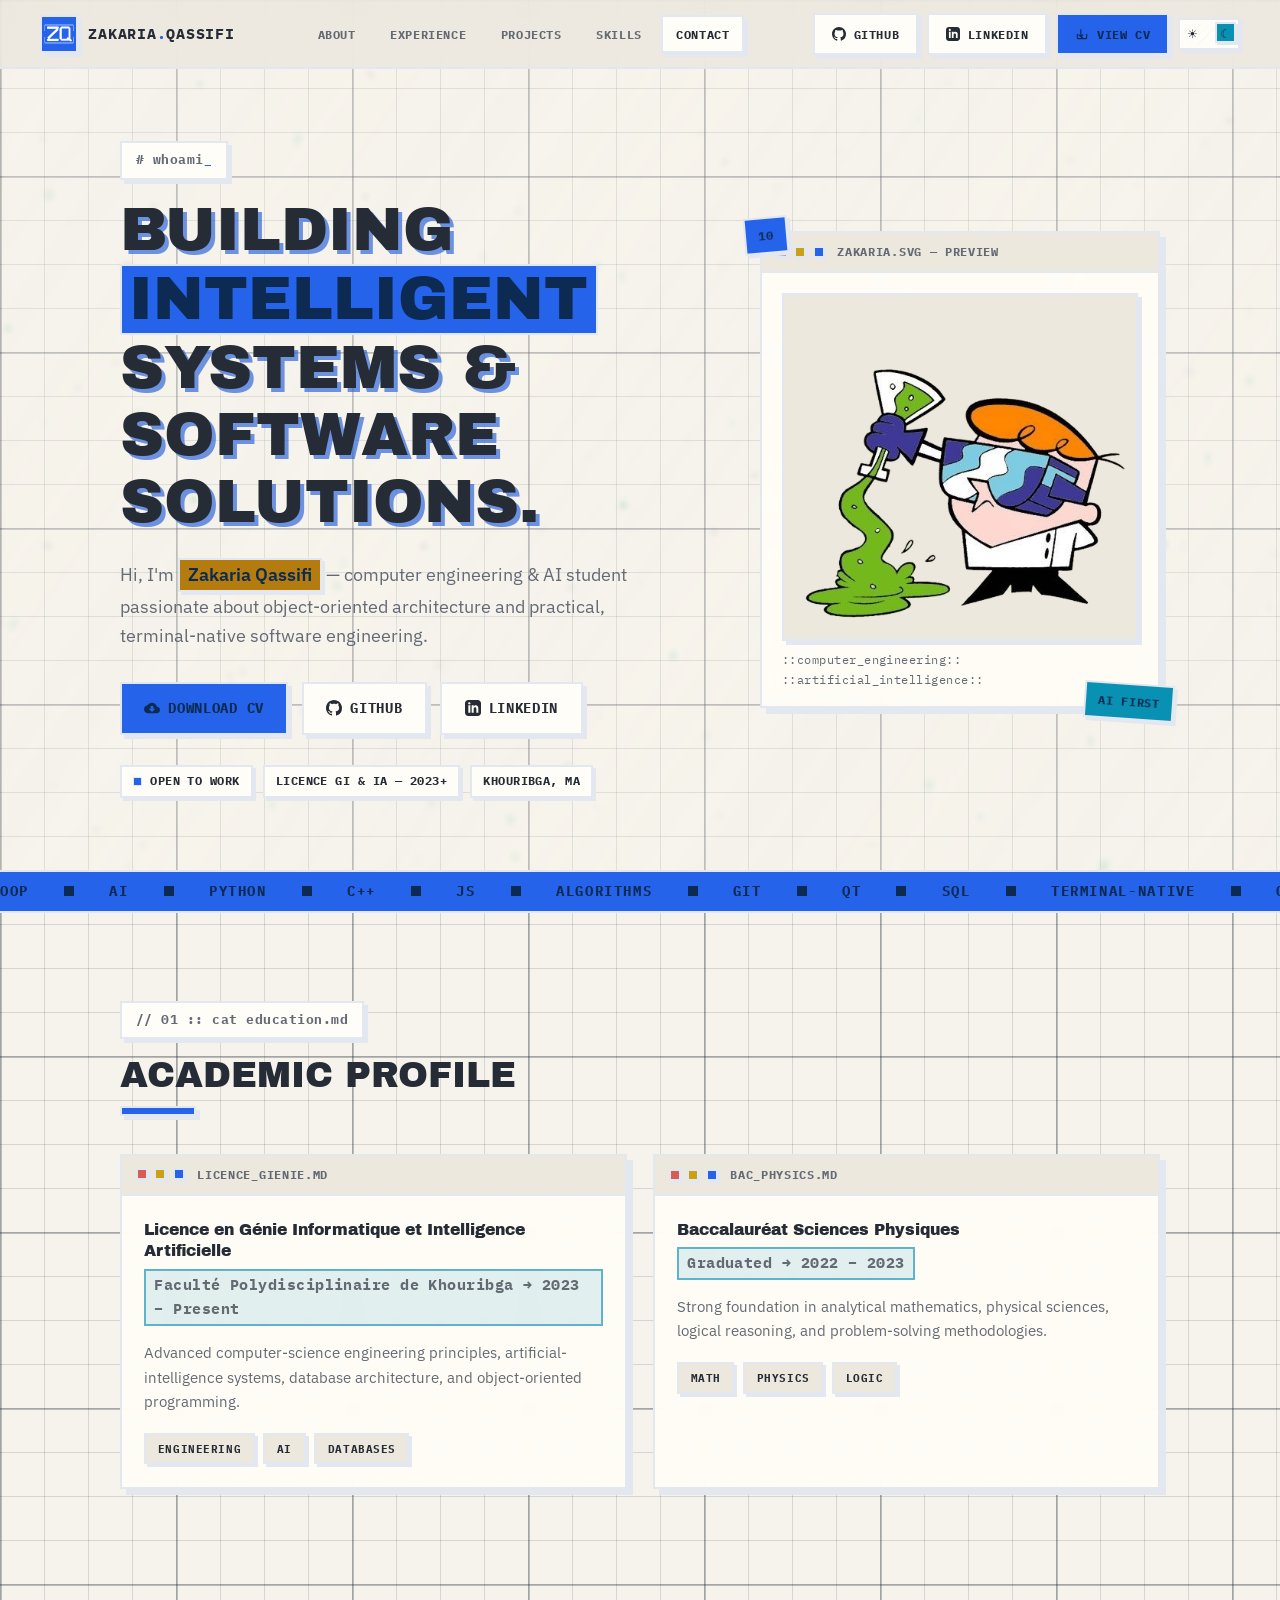
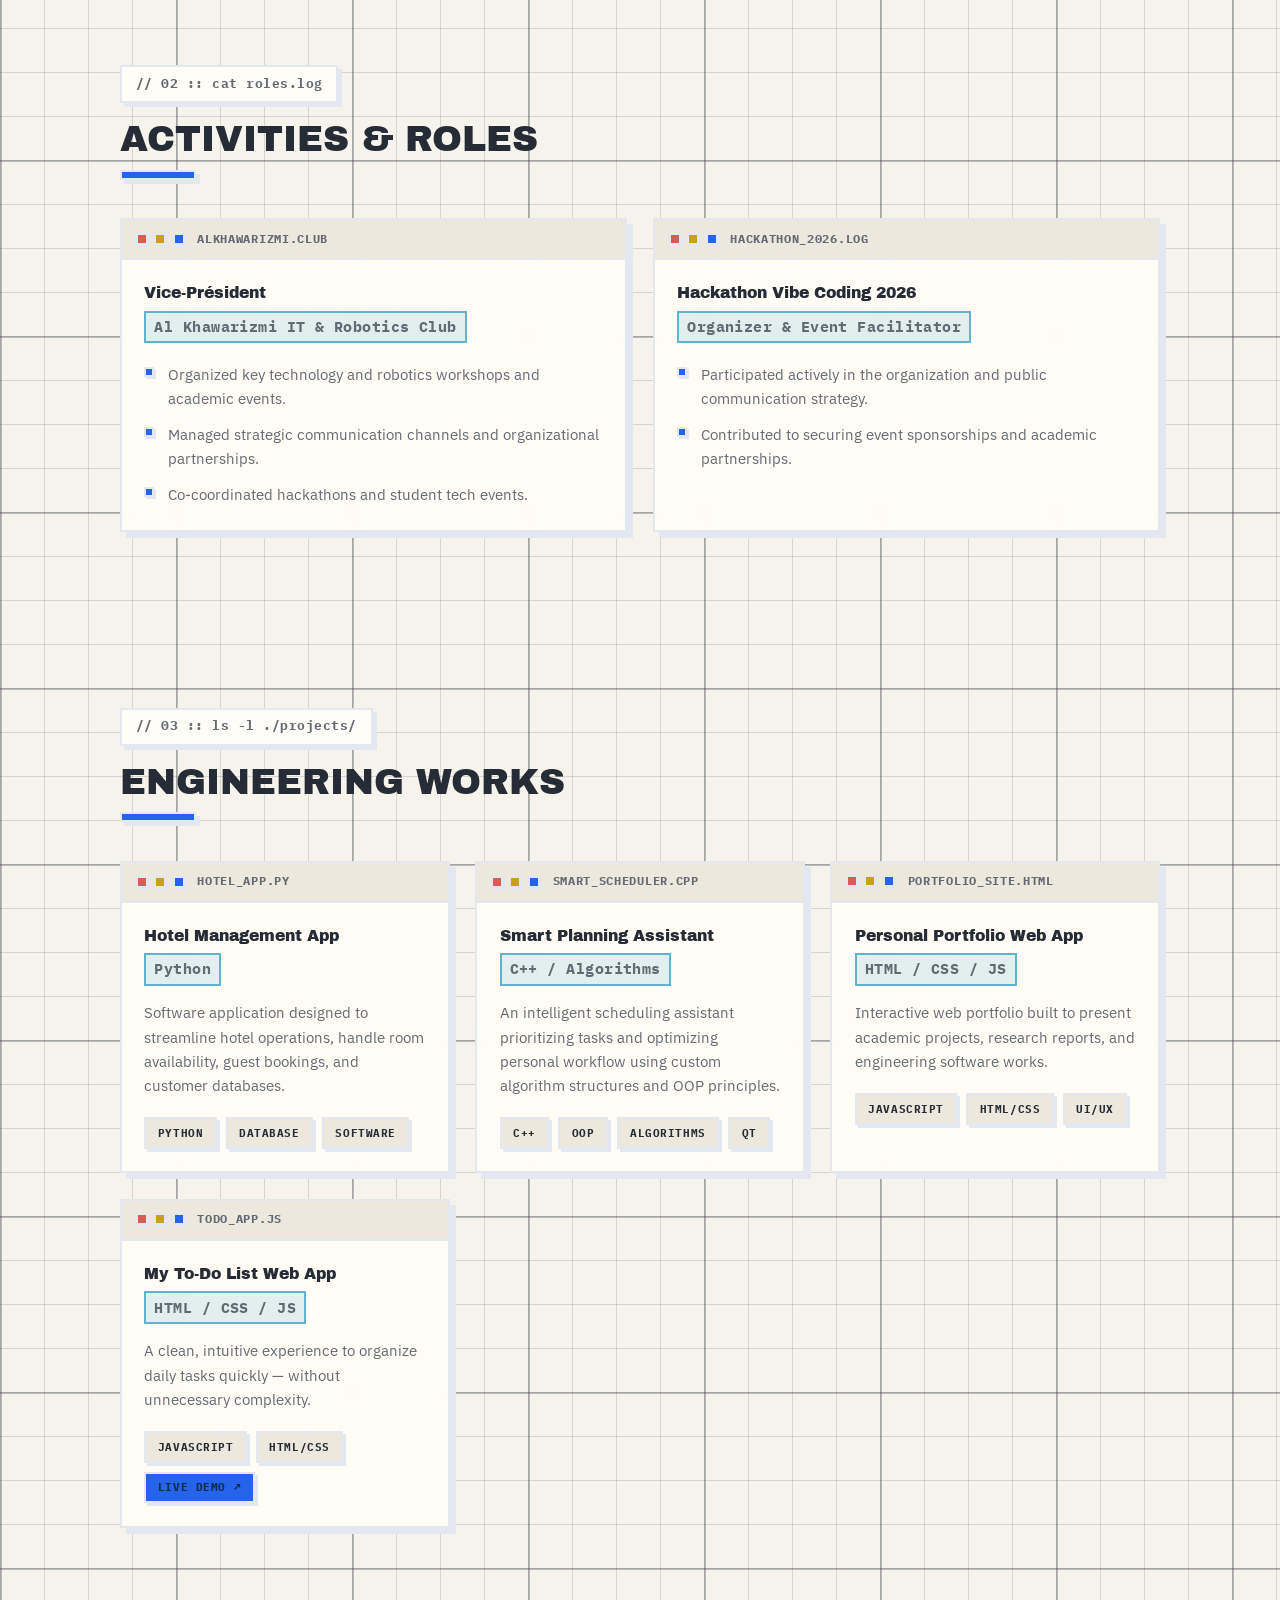
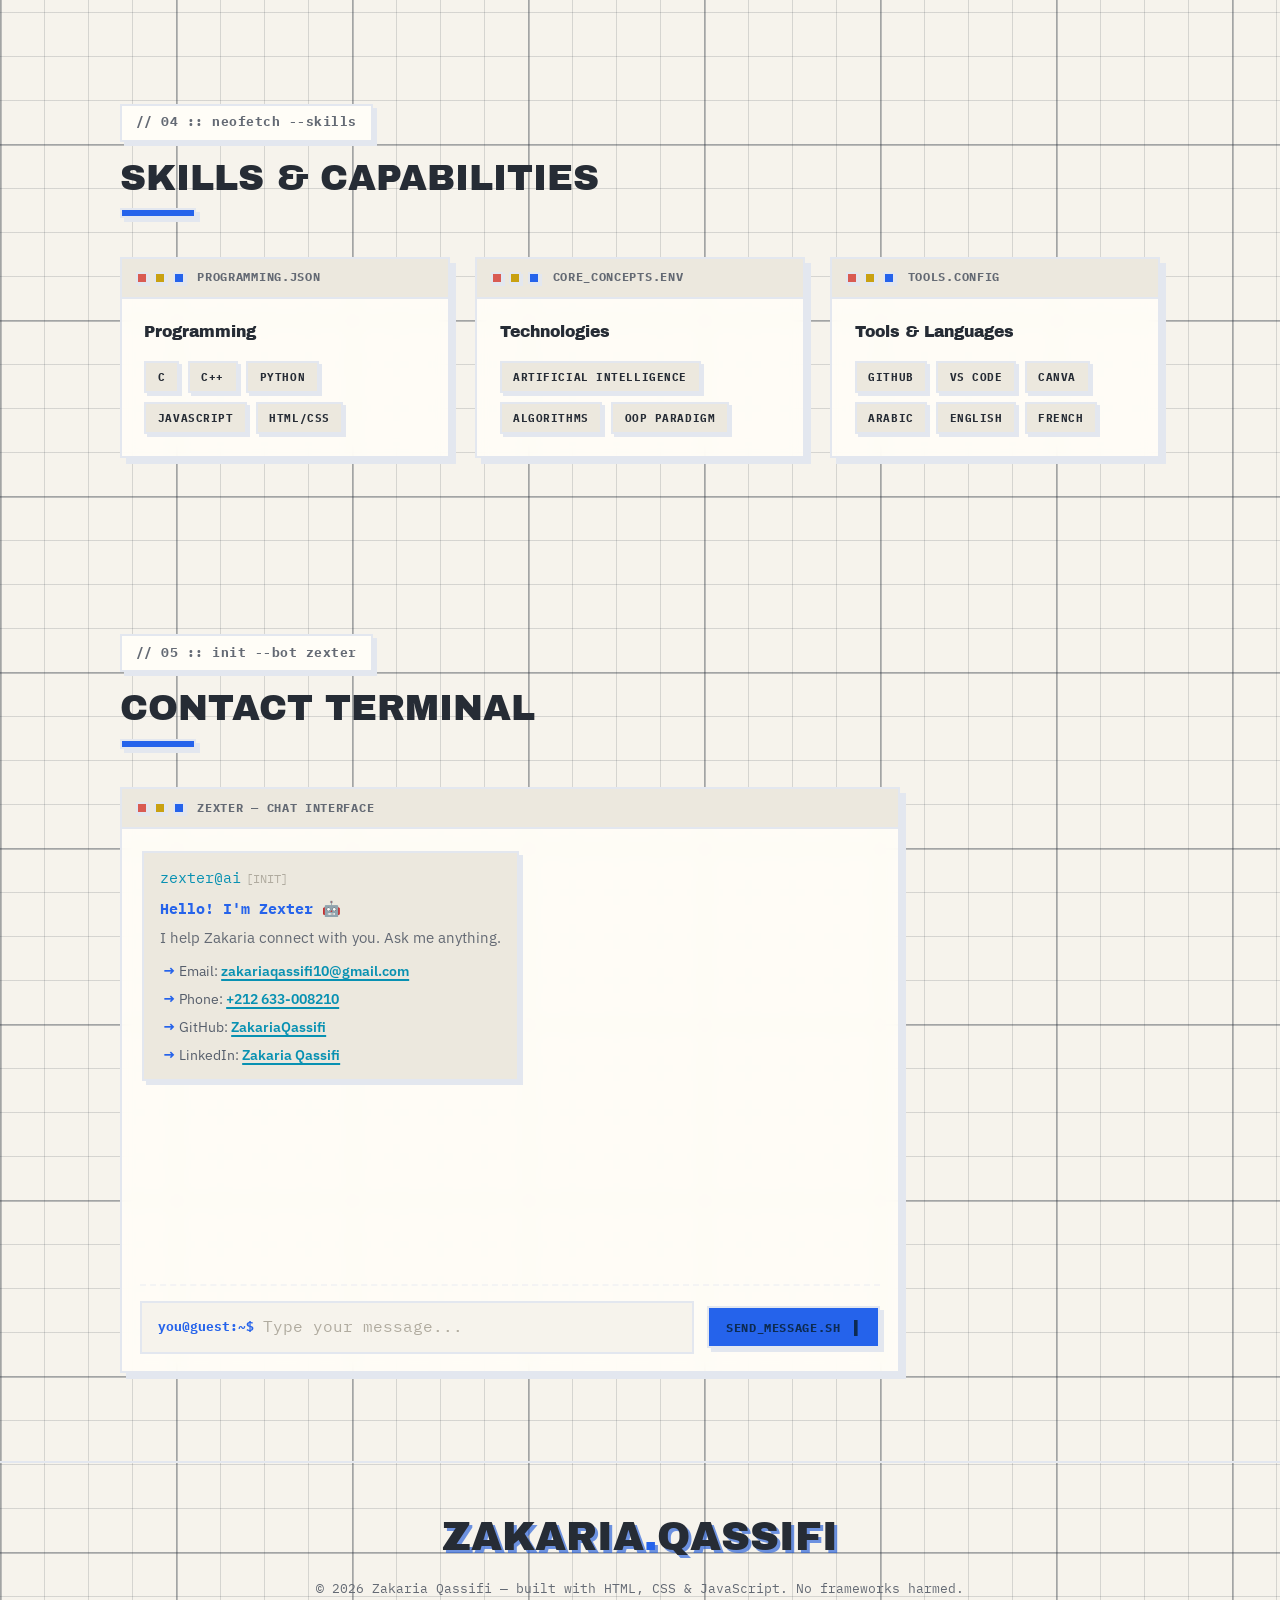
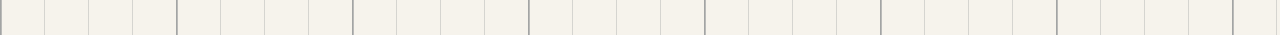
<file: index.html>
<!DOCTYPE html>
<html lang="en">
<head>
  <meta charset="UTF-8">
  <meta name="viewport" content="width=device-width, initial-scale=1.0">
  <title>Zakaria Qassifi | Portfolio</title>
  <meta name="description" content="Official portfolio of Zakaria Qassifi, Computer Engineering and Artificial Intelligence student. Explore projects, skills, and software solutions.">
  <meta name="keywords" content="Zakaria Qassifi, Zakaria Qassifi portfolio, Software Engineer Khouribga, AI Engineer Morocco">
  <meta name="author" content="Zakaria Qassifi">
  <meta property="og:title" content="Zakaria Qassifi | Portfolio">
  <meta property="og:description" content="Personal Portfolio of Zakaria Qassifi - Computer Engineering & AI">
  <meta property="og:type" content="website">

  <meta name="google-site-verification" content="wrl9LnjPeG0ZuHrEyC_FTb8FSvQhZhtLSdkt9wJUU6w"/>

  <link rel="preconnect" href="https://fonts.googleapis.com">
  <link rel="preconnect" href="https://fonts.gstatic.com" crossorigin>
  <link href="https://fonts.googleapis.com/css2?family=Archivo+Black&family=IBM+Plex+Mono:wght@400;500;700&family=IBM+Plex+Sans:wght@400;500;600&display=swap" rel="stylesheet">
  <link rel="stylesheet" href="styles.css">
  <link rel="icon" type="image/svg+xml" href="logo/ZQlogo.svg">
</head>
<body>

  <div class="scroll-progress" aria-hidden="true"></div>

  <a class="skip-link" href="#main">Skip to content</a>

  <canvas id="particle-canvas" aria-hidden="true"></canvas>

  <!-- HEADER -->
  <header class="site-header">
    <a href="#" class="logo" aria-label="Zakaria Qassifi — back to top">
      <img src="logo/newZQ.png" alt="" class="logo-img">
      <span class="logo-text">ZAKARIA<span class="logo-dot">.</span>QASSIFI</span>
    </a>

    <nav class="site-nav" aria-label="Primary">
      <a href="#about">About</a>
      <a href="#experience">Experience</a>
      <a href="#projects">Projects</a>
      <a href="#skills">Skills</a>
      <a href="#contact">Contact</a>
    </nav>

    <div class="header-btns">
      <a href="https://github.com/ZakariaQassifi" target="_blank" rel="noopener" class="btn btn-outline">
        <svg width="14" height="14" fill="currentColor" viewBox="0 0 24 24" aria-hidden="true"><path d="M12 0C5.37 0 0 5.37 0 12c0 5.31 3.435 9.795 8.205 11.385.6.105.825-.255.825-.57 0-.285-.015-1.23-.015-2.235-3.015.555-3.795-.735-4.035-1.41-.135-.345-.72-1.41-1.23-1.695-.42-.225-1.02-.78-.015-.795.945-.015 1.62.87 1.845 1.23 1.08 1.815 2.805 1.305 3.495.99.105-.78.42-1.305.765-1.605-2.67-.3-5.46-1.335-5.46-5.925 0-1.305.465-2.385 1.23-3.225-.12-.3-.54-1.53.12-3.18 0 0 1.005-.315 3.3 1.23.96-.27 1.98-.405 3-.405s2.04.135 3 .405c2.295-1.56 3.3-1.23 3.3-1.23.66 1.65.24 2.88.12 3.18.765.84 1.23 1.905 1.23 3.225 0 4.605-2.805 5.625-5.475 5.925.435.375.81 1.095.81 2.22 0 1.605-.015 2.895-.015 3.3 0 .315.225.69.825.57A12.02 12.02 0 0024 12c0-6.63-5.37-12-12-12z"/></svg>
        GitHub
      </a>
      <a href="https://www.linkedin.com/in/zakaria-qassifi-87874b286/" target="_blank" rel="noopener" class="btn btn-outline">
        <svg width="14" height="14" fill="currentColor" viewBox="0 0 24 24" aria-hidden="true"><path d="M19 0h-14c-2.761 0-5 2.239-5 5v14c0 2.761 2.239 5 5 5h14c2.762 0 5-2.239 5-5v-14c0-2.761-2.238-5-5-5zm-11 19h-3v-11h3v11zm-1.5-12.268c-.966 0-1.75-.79-1.75-1.764s.784-1.764 1.75-1.764 1.75.79 1.75 1.764-.783 1.764-1.75 1.764zm13.5 12.268h-3v-5.604c0-3.368-4-3.113-4 0v5.604h-3v-11h3v1.765c1.396-2.586 7-2.777 7 2.476v6.759z"/></svg>
        LinkedIn
      </a>
      <button type="button" class="btn btn-accent" onclick="openCVModal(this)">
        <svg width="14" height="14" fill="currentColor" viewBox="0 0 24 24" aria-hidden="true"><path d="M12 16l2.5-2.5-1.42-1.41L11 14.17V4h-2v10.17l-2.08-2.08L5.5 13.5 10 18l2 2 2-2zm9-4h-2v7H5v-7H3v7c0 1.1.9 2 2 2h14c1.1 0 2-.9 2-2v-7z"/></svg>
        View CV
      </button>

      <div class="theme-switch-wrapper">
        <label class="theme-switch" for="checkbox">
          <span class="sr-only">Toggle light / dark theme</span>
          <input type="checkbox" id="checkbox" class="theme-switch-input">
          <span class="slider">
            <span class="slider-icon sun-icon" aria-hidden="true">☀</span>
            <span class="slider-icon moon-icon" aria-hidden="true">☾</span>
          </span>
        </label>
      </div>
    </div>
  </header>

  <main id="main">

    <!-- HERO -->
    <section class="hero reveal">
      <div class="hero-inner">
        <div class="hero-text">
          <p class="label cmd-prompt"># whoami<span class="label-cursor">_</span></p>
          <h1>
            Building <span class="hl-marker">intelligent</span> systems &amp; software solutions.
          </h1>
          <p class="hero-lead">
            Hi, I'm <strong class="name-sticker">Zakaria Qassifi</strong> — computer engineering &amp; AI student
            passionate about object-oriented architecture and practical, terminal-native
            software engineering.
          </p>

          <div class="hero-actions">
            <a href="https://drive.google.com/file/d/1d2JrkwEzrgoBTX2S1y0DBKIte9YKmWaO/view?usp=drive_link" target="_blank" rel="noopener" class="btn btn-accent btn-lg">
              <svg width="16" height="16" fill="currentColor" viewBox="0 0 24 24" aria-hidden="true"><path d="M19.35 10.04C18.67 6.59 15.64 4 12 4 9.11 4 6.6 5.64 5.35 8.04 2.34 8.36 0 10.91 0 14c0 3.31 2.69 6 6 6h13c2.76 0 5-2.24 5-5 0-2.64-2.05-4.78-4.65-4.96zM17 13l-5 5-5-5h3V9h4v4h3z"/></svg>
              Download CV
            </a>
            <a href="https://github.com/ZakariaQassifi" target="_blank" rel="noopener" class="btn btn-outline btn-lg">
              <svg width="16" height="16" fill="currentColor" viewBox="0 0 24 24" aria-hidden="true"><path d="M12 0C5.37 0 0 5.37 0 12c0 5.31 3.435 9.795 8.205 11.385.6.105.825-.255.825-.57 0-.285-.015-1.23-.015-2.235-3.015.555-3.795-.735-4.035-1.41-.135-.345-.72-1.41-1.23-1.695-.42-.225-1.02-.78-.015-.795.945-.015 1.62.87 1.845 1.23 1.08 1.815 2.805 1.305 3.495.99.105-.78.42-1.305.765-1.605-2.67-.3-5.46-1.335-5.46-5.925 0-1.305.465-2.385 1.23-3.225-.12-.3-.54-1.53.12-3.18 0 0 1.005-.315 3.3 1.23.96-.27 1.98-.405 3-.405s2.04.135 3 .405c2.295-1.56 3.3-1.23 3.3-1.23.66 1.65.24 2.88.12 3.18.765.84 1.23 1.905 1.23 3.225 0 4.605-2.805 5.625-5.475 5.925.435.375.81 1.095.81 2.22 0 1.605-.015 2.895-.015 3.3 0 .315.225.69.825.57A12.02 12.02 0 0024 12c0-6.63-5.37-12-12-12z"/></svg>
              GitHub
            </a>
            <a href="https://www.linkedin.com/in/zakaria-qassifi-87874b286/" target="_blank" rel="noopener" class="btn btn-outline btn-lg">
              <svg width="16" height="16" fill="currentColor" viewBox="0 0 24 24" aria-hidden="true"><path d="M19 0h-14c-2.761 0-5 2.239-5 5v14c0 2.761 2.239 5 5 5h14c2.762 0 5-2.239 5-5v-14c0-2.761-2.238-5-5-5zm-11 19h-3v-11h3v11zm-1.5-12.268c-.966 0-1.75-.79-1.75-1.764s.784-1.764 1.75-1.764 1.75.79 1.75 1.764-.783 1.764-1.75 1.764zm13.5 12.268h-3v-5.604c0-3.368-4-3.113-4 0v5.604h-3v-11h3v1.765c1.396-2.586 7-2.777 7 2.476v6.759z"/></svg>
              LinkedIn
            </a>
          </div>

          <ul class="hero-stats" aria-label="Quick facts">
            <li><span class="stat-dot" aria-hidden="true"></span> Open to work</li>
            <li>Licence GI &amp; IA — 2023+</li>
            <li>Khouribga, MA</li>
          </ul>
        </div>

        <div class="hero-visual">
          <figure class="terminal-window hero-portrait">
            <div class="terminal-head">
              <span class="dots" aria-hidden="true"><i class="dot dot-red"></i><i class="dot dot-yellow"></i><i class="dot dot-green"></i></span>
              <span class="window-title">zakaria.svg — preview</span>
            </div>
            <div class="terminal-body">
              <img src="pic/dexter.png" alt="Dexter cartoon avatar of Zakaria Qassifi" class="portrait">
              <figcaption class="portrait-meta">::computer_engineering::<br>::artificial_intelligence::</figcaption>
            </div>
            <span class="sticker sticker-green">10</span>
            <span class="sticker sticker-blue">AI FIRST</span>
          </figure>
        </div>
      </div>
    </section>

    <!-- MARQUEE -->
    <div class="marquee" aria-hidden="true">
      <div class="marquee-track">
        <span>OOP</span><i></i><span>AI</span><i></i><span>PYTHON</span><i></i><span>C++</span><i></i><span>JS</span><i></i><span>ALGORITHMS</span><i></i><span>GIT</span><i></i><span>QT</span><i></i><span>SQL</span><i></i><span>TERMINAL-NATIVE</span><i></i>
        <span>OOP</span><i></i><span>AI</span><i></i><span>PYTHON</span><i></i><span>C++</span><i></i><span>JS</span><i></i><span>ALGORITHMS</span><i></i><span>GIT</span><i></i><span>QT</span><i></i><span>SQL</span><i></i><span>TERMINAL-NATIVE</span><i></i>
      </div>
    </div>

    <!-- ABOUT / EDUCATION -->
    <section id="about" class="reveal">
      <div class="section-head">
        <p class="label cmd-prompt">// 01 :: cat education.md</p>
        <h2>Academic profile</h2>
      </div>

      <div class="grid grid-2">
        <article class="terminal-window card">
          <div class="terminal-head">
            <span class="dots" aria-hidden="true"><i class="dot dot-red"></i><i class="dot dot-yellow"></i><i class="dot dot-green"></i></span>
            <span class="window-title">licence_gienie.md</span>
          </div>
          <div class="terminal-body">
            <h3>Licence en Génie Informatique et Intelligence Artificielle</h3>
            <p class="meta-line">Faculté Polydisciplinaire de Khouribga → 2023 – Present</p>
            <p>Advanced computer-science engineering principles, artificial-intelligence systems, database architecture, and object-oriented programming.</p>
            <div class="tags">
              <span class="tag">Engineering</span>
              <span class="tag">AI</span>
              <span class="tag">Databases</span>
            </div>
          </div>
        </article>

        <article class="terminal-window card">
          <div class="terminal-head">
            <span class="dots" aria-hidden="true"><i class="dot dot-red"></i><i class="dot dot-yellow"></i><i class="dot dot-green"></i></span>
            <span class="window-title">bac_physics.md</span>
          </div>
          <div class="terminal-body">
            <h3>Baccalauréat Sciences Physiques</h3>
            <p class="meta-line">Graduated → 2022 – 2023</p>
            <p>Strong foundation in analytical mathematics, physical sciences, logical reasoning, and problem-solving methodologies.</p>
            <div class="tags">
              <span class="tag">Math</span>
              <span class="tag">Physics</span>
              <span class="tag">Logic</span>
            </div>
          </div>
        </article>
      </div>
    </section>

    <!-- EXPERIENCE -->
    <section id="experience" class="reveal">
      <div class="section-head">
        <p class="label cmd-prompt">// 02 :: cat roles.log</p>
        <h2>Activities &amp; roles</h2>
      </div>

      <div class="grid grid-2">
        <article class="terminal-window card">
          <div class="terminal-head">
            <span class="dots" aria-hidden="true"><i class="dot dot-red"></i><i class="dot dot-yellow"></i><i class="dot dot-green"></i></span>
            <span class="window-title">alkhawarizmi.club</span>
          </div>
          <div class="terminal-body">
            <h3>Vice-Président</h3>
            <p class="meta-line">Al Khawarizmi IT &amp; Robotics Club</p>
            <ul class="check-list">
              <li>Organized key technology and robotics workshops and academic events.</li>
              <li>Managed strategic communication channels and organizational partnerships.</li>
              <li>Co-coordinated hackathons and student tech events.</li>
            </ul>
          </div>
        </article>

        <article class="terminal-window card">
          <div class="terminal-head">
            <span class="dots" aria-hidden="true"><i class="dot dot-red"></i><i class="dot dot-yellow"></i><i class="dot dot-green"></i></span>
            <span class="window-title">hackathon_2026.log</span>
          </div>
          <div class="terminal-body">
            <h3>Hackathon Vibe Coding 2026</h3>
            <p class="meta-line">Organizer &amp; Event Facilitator</p>
            <ul class="check-list">
              <li>Participated actively in the organization and public communication strategy.</li>
              <li>Contributed to securing event sponsorships and academic partnerships.</li>
            </ul>
          </div>
        </article>
      </div>
    </section>

    <!-- PROJECTS -->
    <section id="projects" class="reveal">
      <div class="section-head">
        <p class="label cmd-prompt">// 03 :: ls -l ./projects/</p>
        <h2>Engineering works</h2>
      </div>

      <div class="grid grid-3">
        <article class="terminal-window card">
          <div class="terminal-head">
            <span class="dots" aria-hidden="true"><i class="dot dot-red"></i><i class="dot dot-yellow"></i><i class="dot dot-green"></i></span>
            <span class="window-title">hotel_app.py</span>
          </div>
          <div class="terminal-body">
            <h3>Hotel Management App</h3>
            <p class="meta-line">Python</p>
            <p>Software application designed to streamline hotel operations, handle room availability, guest bookings, and customer databases.</p>
            <div class="tags">
              <span class="tag">Python</span><span class="tag">Database</span><span class="tag">Software</span>
            </div>
          </div>
        </article>

        <article class="terminal-window card">
          <div class="terminal-head">
            <span class="dots" aria-hidden="true"><i class="dot dot-red"></i><i class="dot dot-yellow"></i><i class="dot dot-green"></i></span>
            <span class="window-title">smart_scheduler.cpp</span>
          </div>
          <div class="terminal-body">
            <h3>Smart Planning Assistant</h3>
            <p class="meta-line">C++ / Algorithms</p>
            <p>An intelligent scheduling assistant prioritizing tasks and optimizing personal workflow using custom algorithm structures and OOP principles.</p>
            <div class="tags">
              <span class="tag">C++</span><span class="tag">OOP</span><span class="tag">Algorithms</span><span class="tag">Qt</span>
            </div>
          </div>
        </article>

        <article class="terminal-window card">
          <div class="terminal-head">
            <span class="dots" aria-hidden="true"><i class="dot dot-red"></i><i class="dot dot-yellow"></i><i class="dot dot-green"></i></span>
            <span class="window-title">portfolio_site.html</span>
          </div>
          <div class="terminal-body">
            <h3>Personal Portfolio Web App</h3>
            <p class="meta-line">HTML / CSS / JS</p>
            <p>Interactive web portfolio built to present academic projects, research reports, and engineering software works.</p>
            <div class="tags">
              <span class="tag">JavaScript</span><span class="tag">HTML/CSS</span><span class="tag">UI/UX</span>
            </div>
          </div>
        </article>

        <article class="terminal-window card">
          <div class="terminal-head">
            <span class="dots" aria-hidden="true"><i class="dot dot-red"></i><i class="dot dot-yellow"></i><i class="dot dot-green"></i></span>
            <span class="window-title">todo_app.js</span>
          </div>
          <div class="terminal-body">
            <h3>My To-Do List Web App</h3>
            <p class="meta-line">HTML / CSS / JS</p>
            <p>A clean, intuitive experience to organize daily tasks quickly — without unnecessary complexity.</p>
            <div class="tags">
              <span class="tag">JavaScript</span>
              <span class="tag">HTML/CSS</span>
              <span class="tag tag-link"><a href="https://zakariaqassifi.github.io/My-To-Do-List/" target="_blank" rel="noopener" class="btn-live">Live demo ↗</a></span>
            </div>
          </div>
        </article>
      </div>
    </section>

    <!-- SKILLS -->
    <section id="skills" class="reveal">
      <div class="section-head">
        <p class="label cmd-prompt">// 04 :: neofetch --skills</p>
        <h2>Skills &amp; capabilities</h2>
      </div>

      <div class="grid grid-3">
        <article class="terminal-window card">
          <div class="terminal-head">
            <span class="dots" aria-hidden="true"><i class="dot dot-red"></i><i class="dot dot-yellow"></i><i class="dot dot-green"></i></span>
            <span class="window-title">programming.json</span>
          </div>
          <div class="terminal-body">
            <h3>Programming</h3>
            <div class="tags">
              <span class="tag">C</span><span class="tag">C++</span><span class="tag">Python</span><span class="tag">JavaScript</span><span class="tag">HTML/CSS</span>
            </div>
          </div>
        </article>

        <article class="terminal-window card">
          <div class="terminal-head">
            <span class="dots" aria-hidden="true"><i class="dot dot-red"></i><i class="dot dot-yellow"></i><i class="dot dot-green"></i></span>
            <span class="window-title">core_concepts.env</span>
          </div>
          <div class="terminal-body">
            <h3>Technologies</h3>
            <div class="tags">
              <span class="tag">Artificial Intelligence</span><span class="tag">Algorithms</span><span class="tag">OOP Paradigm</span>
            </div>
          </div>
        </article>

        <article class="terminal-window card">
          <div class="terminal-head">
            <span class="dots" aria-hidden="true"><i class="dot dot-red"></i><i class="dot dot-yellow"></i><i class="dot dot-green"></i></span>
            <span class="window-title">tools.config</span>
          </div>
          <div class="terminal-body">
            <h3>Tools &amp; Languages</h3>
            <div class="tags">
              <span class="tag">GitHub</span><span class="tag">VS Code</span><span class="tag">Canva</span><span class="tag">Arabic</span><span class="tag">English</span><span class="tag">French</span>
            </div>
          </div>
        </article>
      </div>
    </section>

    <!-- CONTACT / ZEXTER -->
    <section id="contact" class="reveal">
      <div class="section-head">
        <p class="label cmd-prompt">// 05 :: init --bot zexter</p>
        <h2>Contact terminal</h2>
      </div>

      <div class="terminal-window contact-terminal">
        <div class="terminal-head">
          <span class="dots" aria-hidden="true"><i class="dot dot-red"></i><i class="dot dot-yellow"></i><i class="dot dot-green"></i></span>
          <span class="window-title">zexter — chat interface</span>
        </div>

        <div class="terminal-body chat-wrapper">
          <div id="zexter-chat" class="chat-container" aria-live="polite">
            <div class="chat-message msg-bot">
              <p class="msg-head"><span class="msg-prefix">zexter@ai</span><span class="msg-time">[INIT]</span></p>
              <div class="msg-content">
                <p><strong class="term-user">Hello! I'm Zexter 🤖</strong></p>
                <p class="term-desc">I help Zakaria connect with you. Ask me anything.</p>
                <ul class="contact-quicklist">
                  <li><span aria-hidden="true">→</span> Email: <a href="mailto:zakariaqassifi10@gmail.com">zakariaqassifi10@gmail.com</a></li>
                  <li><span aria-hidden="true">→</span> Phone: <a href="tel:+212633008210">+212 633-008210</a></li>
                  <li><span aria-hidden="true">→</span> GitHub: <a href="https://github.com/ZakariaQassifi" target="_blank" rel="noopener">ZakariaQassifi</a></li>
                  <li><span aria-hidden="true">→</span> LinkedIn: <a href="https://www.linkedin.com/in/zakaria-qassifi-87874b286/" target="_blank" rel="noopener">Zakaria Qassifi</a></li>
                </ul>
              </div>
            </div>
          </div>

          <form id="zexter-form" class="chat-form" onsubmit="handleZexterMessage(event);">
            <div class="chat-input-wrap">
              <label class="chat-prompt" for="zexter-input">you@guest:~$</label>
              <input type="text" id="zexter-input" placeholder="Type your message..." autocomplete="off" required>
            </div>
            <button type="submit" class="btn btn-accent btn-send">send_message.sh<span class="caret">▌</span></button>
          </form>
        </div>
      </div>
    </section>
  </main>

  <!-- CV MODAL -->
  <div class="modal-overlay" id="cvModal" role="dialog" aria-modal="true" aria-labelledby="cvModalTitle">
    <div class="modal-slab">
      <div class="modal-head">
        <h3 id="cvModalTitle">Zakaria Qassifi — Curriculum Vitae</h3>
        <button type="button" class="modal-close" onclick="closeCVModal()" aria-label="Close preview">✕</button>
      </div>
      <div class="modal-body">
        <p>The full CV opens in Google Drive. You can preview it there or download the PDF.</p>
      </div>
      <div class="modal-foot">
        <button type="button" class="btn btn-outline" onclick="closeCVModal()">Close</button>
        <a href="https://drive.google.com/file/d/1d2JrkwEzrgoBTX2S1y0DBKIte9YKmWaO/view?usp=drive_link" target="_blank" rel="noopener" class="btn btn-accent">Download PDF</a>
      </div>
    </div>
  </div>

  <!-- FOOTER -->
  <footer class="site-footer">
    <p class="footer-wordmark" aria-hidden="true">ZAKARIA<span>.</span>QASSIFI</p>
    <p>© 2026 Zakaria Qassifi — built with HTML, CSS &amp; JavaScript. No frameworks harmed.</p>
  </footer>

  <script src="script.js"></script>
</body>
</html>
</file>
<file: styles.css>
/* ==========================================================
   ZAKARIA QASSIFI — portfolio
   Neo-brutalist system: ink borders, hard shadows, flat slabs
   ========================================================== */

/* ---------- TOKENS ---------- */
:root {
  --paper: #12161f;
  --panel-1: #1b2130;
  --panel-2: #161c28;
  --ink: #e3e7ef;
  --ink-dim: #455064;
  --text: #a6aeb9;
  --muted: #7e8896;
  --head: #eceef2;
  --green: #3b82f6;
  --blue: #22d3ee;
  --amber: #e8c268;
  --red: #f87171;
  --yellow: #fbd46d;
  --on-ink: #0a2540;

  --grid-line: rgba(227, 231, 239, 0.14);
  --grid-major: rgba(227, 231, 239, 0.28);

  --line: var(--ink);
  --bw: 2px;
  --off: 6px;
  --off-sm: 4px;
  --hover-gain: 4px;

  --font-display: 'Archivo Black', sans-serif;
  --font-body: 'IBM Plex Sans', system-ui, sans-serif;
  --font-mono: 'IBM Plex Mono', ui-monospace, monospace;

  --shadow: var(--off) var(--off) 0 0 var(--line);
  --shadow-sm: var(--off-sm) var(--off-sm) 0 0 var(--line);
  --hover-shadow: calc(var(--off-sm) + var(--hover-gain)) calc(var(--off-sm) + var(--hover-gain)) 0 0 var(--line);
  --card-shadow-hover: calc(var(--off) + var(--hover-gain)) calc(var(--off) + var(--hover-gain)) 0 0 var(--line);

  --ease: cubic-bezier(0.33, 1.4, 0.5, 1);
  --blink-step: steps(2, start);
}

body.light-mode {
  --paper: #f6f3ec;
  --panel-1: #fffdf7;
  --panel-2: #ece8de;
  --ink: #2e3540;
  --ink-dim: #b0ab9f;
  --text: #565e6b;
  --muted: #646a74;
  --head: #262c35;
  --green: #2563eb;
  --blue: #0891b2;
  --amber: #b47c0e;
  --red: #d95b53;
  --yellow: #c9a112;
  --on-ink: #0d2b52;

  --grid-line: rgba(46, 53, 64, 0.16);
  --grid-major: rgba(46, 53, 64, 0.3);
}

@media (max-width: 640px) {
  :root {
    --off: 4px;
    --off-sm: 3px;
    --hover-gain: 3px;
  }
}

/* ---------- BASE ---------- */
*, *::before, *::after {
  box-sizing: border-box;
  margin: 0;
  padding: 0;
}

html {
  scroll-behavior: smooth;
  scroll-padding-top: 110px;
}

body {
  min-height: 100vh;
  background-color: var(--paper);
  /* brutalist blueprint paper: minor grid every 44px, major every 176px */
  background-image:
    linear-gradient(var(--grid-major) 2px, transparent 2px),
    linear-gradient(90deg, var(--grid-major) 2px, transparent 2px),
    linear-gradient(var(--grid-line) 1px, transparent 1px),
    linear-gradient(90deg, var(--grid-line) 1px, transparent 1px);
  background-size: 176px 176px, 176px 176px, 44px 44px, 44px 44px;
  background-attachment: local;
  color: var(--text);
  font-family: var(--font-body);
  line-height: 1.62;
  overflow-x: hidden;
  transition: background-color 0.3s, color 0.3s;
}

a { color: inherit; }
button, input { font: inherit; color: inherit; }
img { display: block; max-width: 100%; }
i { font-style: normal; }

::selection { background: var(--green); color: var(--on-ink); }

:focus-visible {
  outline: 3px solid var(--green);
  outline-offset: 3px;
}

.sr-only {
  position: absolute;
  width: 1px; height: 1px;
  padding: 0; margin: -1px;
  overflow: hidden;
  clip: rect(0 0 0 0);
  white-space: nowrap;
  border: 0;
}

.skip-link {
  position: fixed;
  left: 1rem;
  top: -100%;
  z-index: 300;
  padding: 0.7rem 1.1rem;
  background: var(--green);
  color: var(--on-ink);
  border: var(--bw) solid var(--line);
  box-shadow: var(--shadow-sm);
  font-family: var(--font-mono);
  font-size: 0.8rem;
  font-weight: 700;
  text-transform: uppercase;
  text-decoration: none;
  transition: top 0.2s;
}

.skip-link:focus { top: 1rem; }

#particle-canvas {
  position: fixed;
  inset: 0;
  width: 100%;
  height: 100%;
  z-index: 0;
  pointer-events: none;
  filter: blur(3px);
  opacity: 0.85;
}

.site-header, main, .site-footer { position: relative; z-index: 1; }

/* ---------- HEADER ---------- */
.site-header {
  position: sticky;
  top: 0;
  z-index: 100;
  display: flex;
  flex-wrap: wrap;
  align-items: center;
  justify-content: space-between;
  gap: 0.8rem 1.2rem;
  padding: 0.8rem clamp(1rem, 4vw, 2.5rem);
  background: color-mix(in srgb, var(--panel-2) 88%, transparent);
  backdrop-filter: blur(14px) saturate(1.1);
  -webkit-backdrop-filter: blur(14px) saturate(1.1);
  border-bottom: var(--bw) solid var(--line);
}

.logo {
  display: inline-flex;
  align-items: center;
  gap: 0.65rem;
  text-decoration: none;
}

.logo-img {
  width: 38px;
  height: 38px;
  object-fit: cover;
  border: var(--bw) solid var(--line);
  box-shadow: var(--shadow-sm);
  background: var(--green);
  transition: transform 0.15s var(--ease), box-shadow 0.15s var(--ease);
}

.logo:hover .logo-img {
  transform: translate(-2px, -2px);
  box-shadow: var(--hover-shadow);
}

.logo-text {
  font-family: var(--font-mono);
  font-size: 0.92rem;
  font-weight: 800;
  letter-spacing: 0.05em;
  color: var(--head);
}

.logo-dot { color: var(--green); }

.site-nav {
  display: flex;
  gap: 0.3rem;
}

.site-nav a {
  padding: 0.42rem 0.8rem;
  color: var(--muted);
  font-family: var(--font-mono);
  font-size: 0.78rem;
  font-weight: 700;
  letter-spacing: 0.05em;
  text-transform: uppercase;
  text-decoration: none;
  border: var(--bw) transparent solid;
  transition: color 0.15s, background 0.15s, border-color 0.15s, transform 0.15s var(--ease), box-shadow 0.15s var(--ease);
}

.site-nav a:hover,
.site-nav a:focus-visible {
  transform: translate(-2px, -2px);
  color: var(--on-ink);
  background: var(--green);
  border-color: var(--line);
  box-shadow: var(--shadow-sm);
}

.header-btns {
  display: flex;
  flex-wrap: wrap;
  align-items: center;
  gap: 0.55rem;
}

/* ---------- BUTTONS ---------- */
.btn {
  display: inline-flex;
  align-items: center;
  justify-content: center;
  gap: 0.5rem;
  padding: 0.55rem 1.05rem;
  border: var(--bw) solid var(--line);
  font-family: var(--font-mono);
  font-size: 0.78rem;
  font-weight: 700;
  letter-spacing: 0.05em;
  text-transform: uppercase;
  text-decoration: none;
  cursor: pointer;
  transition: transform 0.13s var(--ease), box-shadow 0.13s var(--ease), background 0.15s, color 0.15s;
}

.btn-outline {
  background: var(--panel-1);
  color: var(--head);
  box-shadow: var(--shadow-sm);
}

.btn-outline:hover {
  transform: translate(-2px, -2px);
  background: var(--green);
  color: var(--on-ink);
  box-shadow: var(--hover-shadow);
}

.btn-accent {
  background: var(--green);
  color: var(--on-ink);
  box-shadow: var(--shadow-sm);
}

.btn-accent:hover {
  transform: translate(-2px, -2px);
  background: var(--blue);
  color: var(--paper);
  box-shadow: var(--hover-shadow);
}

.btn:active {
  transform: translate(var(--off-sm), var(--off-sm));
  box-shadow: 0 0 0 0 var(--line);
}

.btn svg { flex-shrink: 0; }

.btn-lg {
  padding: 0.85rem 1.4rem;
  font-size: 0.85rem;
}

/* ---------- THEME SWITCH ---------- */
.theme-switch-wrapper { display: flex; }

.theme-switch {
  position: relative;
  display: block;
  width: 62px;
  height: 32px;
  cursor: pointer;
}

.theme-switch-input {
  position: absolute;
  opacity: 0;
  width: 1px;
  height: 1px;
  pointer-events: none;
}

.slider {
  position: absolute;
  inset: 0;
  display: block;
  background: var(--panel-1);
  border: var(--bw) solid var(--line);
  box-shadow: 3px 3px 0 0 var(--line);
  transition: background 0.2s, box-shadow 0.15s var(--ease);
}

.slider::after {
  content: "";
  position: absolute;
  inset: 3px 6px;
  background-image: repeating-linear-gradient(-45deg, color-mix(in srgb, var(--line) 20%, transparent) 0 1px, transparent 1px 6px);
}

.theme-switch:hover .slider { box-shadow: 4px 4px 0 0 var(--line); }

.slider::before {
  content: "";
  position: absolute;
  top: 2px;
  left: 2px;
  z-index: 1;
  width: 21px;
  height: 21px;
  background: var(--green);
  border: var(--bw) solid var(--line);
  box-shadow: 2px 2px 0 0 var(--line);
  transition: transform 0.3s var(--ease), background 0.2s;
}

.theme-switch-input:checked + .slider::before {
  transform: translateX(33px);
  background: var(--blue);
}

.theme-switch-input:focus-visible + .slider {
  outline: 3px solid var(--green);
  outline-offset: 3px;
}

.slider-icon {
  position: absolute;
  top: 50%;
  z-index: 2;
  font-size: 12px;
  line-height: 1;
  color: var(--head);
  transform: translateY(-50%);
  pointer-events: none;
}

.sun-icon { left: 7px; }
.moon-icon { right: 7px; }

/* ---------- LABELS & SECTION HEADS ---------- */
.label {
  font-family: var(--font-mono);
  font-size: 0.8rem;
  font-weight: 700;
  letter-spacing: 0.04em;
}

.cmd-prompt {
  display: inline-block;
  padding: 0.42rem 0.85rem;
  background: var(--panel-1);
  border: var(--bw) solid var(--line);
  box-shadow: var(--shadow-sm);
  color: var(--muted);
}

.label-cursor { color: var(--green); animation: blink 1s var(--blink-step) infinite; }

section {
  max-width: 1120px;
  margin: 0 auto;
  padding: 5.5rem clamp(1.25rem, 4vw, 2.5rem);
}

.section-head { margin-bottom: 2.4rem; }

.section-head h2 {
  margin-top: 1rem;
  font-family: var(--font-display);
  font-size: clamp(1.6rem, 3.2vw, 2.25rem);
  font-weight: 400;
  line-height: 1.14;
  text-transform: uppercase;
  color: var(--head);
}

.section-head h2::after {
  content: "";
  display: block;
  width: 76px;
  height: 10px;
  margin-top: 0.6rem;
  background: var(--green);
  border: var(--bw) solid var(--line);
  box-shadow: var(--off-sm) var(--off-sm) 0 0 var(--line);
}

/* ---------- HERO ---------- */
.hero {
  display: flex;
  align-items: center;
  min-height: 84vh;
  max-width: 1120px;
  margin: 0 auto;
  padding: 4.5rem clamp(1.25rem, 4vw, 2.5rem);
}

.hero-inner {
  display: grid;
  grid-template-columns: minmax(0, 1.15fr) minmax(0, 0.85fr);
  align-items: center;
  gap: clamp(2rem, 5vw, 4rem);
  width: 100%;
}

.hero h1 {
  margin: 1.1rem 0 1.4rem;
  font-family: var(--font-display);
  font-size: clamp(2.05rem, 5vw, 3.8rem);
  font-weight: 400;
  line-height: 1.1;
  text-transform: uppercase;
  color: var(--head);
  text-shadow: 4px 4px 0 color-mix(in srgb, var(--green) 60%, var(--grid-line));
}

.hl-marker {
  display: inline-block;
  padding: 0 0.12em;
  color: var(--on-ink);
  background: var(--green);
  border: var(--bw) solid var(--line);
  text-shadow: none;
}

.hero-lead {
  max-width: 54ch;
  font-size: clamp(1rem, 1.5vw, 1.12rem);
  color: var(--muted);
}

.name-sticker {
  display: inline-block;
  padding: 0.02em 0.45em;
  color: var(--on-ink);
  background: var(--amber);
  border: var(--bw) solid var(--line);
  box-shadow: 3px 3px 0 0 var(--line);
  font-weight: 600;
  white-space: nowrap;
}

.hero-actions {
  display: flex;
  flex-wrap: wrap;
  gap: 0.85rem;
  margin-top: 2rem;
}

.hero-stats {
  display: flex;
  flex-wrap: wrap;
  gap: 0.6rem;
  margin-top: 1.9rem;
  list-style: none;
}

.hero-stats li {
  display: inline-flex;
  align-items: center;
  gap: 0.5rem;
  padding: 0.3rem 0.7rem;
  border: var(--bw) solid var(--line);
  background: var(--panel-1);
  box-shadow: 3px 3px 0 0 var(--line);
  font-family: var(--font-mono);
  font-size: 0.72rem;
  font-weight: 700;
  letter-spacing: 0.04em;
  text-transform: uppercase;
  color: var(--head);
}

.stat-dot {
  width: 9px;
  height: 9px;
  background: var(--green);
  border: 1.5px solid var(--line);
  animation: blink 1.6s var(--blink-step) infinite;
}

/* hero portrait */
.hero-portrait {
  position: relative;
  max-width: 400px;
  margin-left: auto;
}

.hero-portrait .terminal-body { position: relative; padding: 1.25rem 1.25rem 0.75rem; }

.portrait {
  width: 100%;
  object-fit: cover;
  border: var(--bw) solid var(--line);
  box-shadow: var(--shadow-sm);
  background: var(--panel-2);
}

.portrait-meta {
  padding: 0.55rem 0 0.3rem;
  font-family: var(--font-mono);
  font-size: 0.72rem;
  line-height: 1.7;
  color: var(--muted);
  letter-spacing: 0.04em;
}

.sticker {
  position: absolute;
  z-index: 2;
  padding: 0.4rem 0.75rem;
  border: var(--bw) solid var(--line);
  box-shadow: 3px 3px 0 0 var(--line);
  font-family: var(--font-mono);
  font-size: 0.78rem;
  font-weight: 800;
  letter-spacing: 0.06em;
  text-transform: uppercase;
}

.sticker-green {
  top: -16px;
  left: -18px;
  background: var(--green);
  color: var(--on-ink);
  transform: rotate(-5deg);
  animation: sticker-float 4.2s ease-in-out infinite alternate;
}

.sticker-blue {
  bottom: -14px;
  right: -16px;
  background: var(--blue);
  color: var(--on-ink);
  transform: rotate(4deg);
  animation: sticker-float 4.2s ease-in-out -2.1s infinite alternate;
}

.portrait { transition: transform 0.35s var(--ease); }

.hero-portrait:hover .portrait {
  transform: rotate(-0.8deg) scale(1.02);
}

/* ---------- MARQUEE ---------- */
.marquee {
  overflow: hidden;
  border-top: var(--bw) solid var(--line);
  border-bottom: var(--bw) solid var(--line);
  background: var(--green);
  user-select: none;
}

.marquee-track {
  display: flex;
  align-items: center;
  gap: 2.2rem;
  width: max-content;
  padding: 0.55rem 1.1rem 0.55rem 0;
  animation: scroll 22s linear infinite;
}

.marquee:hover .marquee-track { animation-play-state: paused; }

.marquee-track span {
  font-family: var(--font-mono);
  font-size: 0.85rem;
  font-weight: 800;
  letter-spacing: 0.12em;
  text-transform: uppercase;
  color: var(--on-ink);
  white-space: nowrap;
}

.marquee-track i {
  width: 10px;
  height: 10px;
  background: var(--on-ink);
}

@keyframes scroll {
  from { transform: translateX(0); }
  to { transform: translateX(calc(-50% - 1.1rem)); }
}

/* ---------- TERMINAL WINDOWS / CARDS ---------- */
.grid {
  display: grid;
  gap: 1.6rem;
}

.grid-2 { grid-template-columns: repeat(auto-fit, minmax(min(100%, 300px), 1fr)); }
.grid-3 { grid-template-columns: repeat(auto-fit, minmax(min(100%, 260px), 1fr)); }

.terminal-window {
  background: color-mix(in srgb, var(--panel-1) 92%, transparent);
  backdrop-filter: blur(8px);
  -webkit-backdrop-filter: blur(8px);
  border: var(--bw) solid var(--line);
  box-shadow: var(--shadow);
}

.card {
  transition: transform 0.22s var(--ease), box-shadow 0.22s var(--ease);
}

.card:hover {
  transform: perspective(900px) translate(-3px, -3px) rotateX(var(--rx, 0deg)) rotateY(var(--ry, 0deg));
  box-shadow: var(--card-shadow-hover);
}

.card:hover .dot-red { animation: dot-nudge 0.35s var(--ease) infinite alternate; }
.card:hover .dot-yellow { animation: dot-nudge 0.35s var(--ease) 0.12s infinite alternate; }
.card:hover .dot-green { animation: dot-nudge 0.35s var(--ease) 0.24s infinite alternate; }

.terminal-head {
  display: flex;
  align-items: center;
  gap: 0.8rem;
  padding: 0.6rem 0.9rem;
  background: var(--panel-2);
  border-bottom: var(--bw) solid var(--line);
}

.dots { display: flex; gap: 0.38rem; }

.dot {
  display: block;
  width: 12px;
  height: 12px;
  border: var(--bw) solid var(--line);
  box-shadow: 2px 2px 0 0 var(--line);
}

.dot-red { background: var(--red); }
.dot-yellow { background: var(--yellow); }
.dot-green { background: var(--green); }

.window-title {
  overflow: hidden;
  font-family: var(--font-mono);
  font-size: 0.72rem;
  font-weight: 700;
  letter-spacing: 0.06em;
  text-transform: uppercase;
  color: var(--muted);
  text-overflow: ellipsis;
  white-space: nowrap;
}

.terminal-body { padding: 1.4rem; }

.terminal-body h3 {
  margin-bottom: 0.4rem;
  font-family: var(--font-display);
  font-size: 0.98rem;
  font-weight: 400;
  line-height: 1.4;
  color: var(--head);
}

.meta-line {
  display: inline-block;
  margin-bottom: 0.95rem;
  padding: 0.14rem 0.5rem;
  border: var(--bw) solid color-mix(in srgb, var(--blue) 60%, var(--line));
  background: color-mix(in srgb, var(--blue) 12%, transparent);
  font-family: var(--font-mono);
  font-size: 0.74rem;
  font-weight: 700;
  letter-spacing: 0.03em;
  color: var(--blue);
}

.terminal-body p { font-size: 0.94rem; color: var(--muted); }

.check-list {
  display: grid;
  gap: 0.75rem;
  margin-top: 0.25rem;
  list-style: none;
}

.check-list li {
  position: relative;
  padding-left: 1.5rem;
  font-size: 0.93rem;
  color: var(--muted);
}

.check-list li::before {
  content: "";
  position: absolute;
  top: 0.3em;
  left: 0;
  width: 10px;
  height: 10px;
  background: var(--green);
  border: var(--bw) solid var(--line);
  box-shadow: 2px 2px 0 0 var(--line);
}

/* ---------- TAGS ---------- */
.tags {
  display: flex;
  flex-wrap: wrap;
  gap: 0.55rem;
  margin-top: 1.15rem;
}

.tag {
  padding: 0.3rem 0.72rem;
  border: var(--bw) solid var(--line);
  background: var(--panel-2);
  box-shadow: 3px 3px 0 0 var(--line);
  font-family: var(--font-mono);
  font-size: 0.7rem;
  font-weight: 700;
  letter-spacing: 0.05em;
  text-transform: uppercase;
  color: var(--head);
  transition: transform 0.15s var(--ease), box-shadow 0.15s var(--ease), background 0.15s, color 0.15s;
}

.tag:hover {
  transform: translate(-2px, -2px);
  background: var(--green);
  color: var(--on-ink);
  box-shadow: 4px 4px 0 0 var(--line);
}

.tag-link { padding: 0; background: var(--green); }

.tag-link .btn-live {
  display: inline-block;
  padding: 0.3rem 0.72rem;
  color: var(--on-ink);
  font-family: var(--font-mono);
  font-size: 0.7rem;
  font-weight: 800;
  letter-spacing: 0.05em;
  text-transform: uppercase;
  text-decoration: none;
  transition: transform 0.15s var(--ease), box-shadow 0.15s var(--ease);
}

.tag-link .btn-live:focus-visible {
  outline: 3px solid var(--ink);
  outline-offset: 3px;
}

.tag-link .btn-live:hover {
  transform: translate(-2px, -2px);
  box-shadow: 3px 3px 0 0 var(--line);
}

/* ---------- CONTACT / CHAT ---------- */
.contact-terminal { max-width: 780px; }

.chat-wrapper {
  display: flex;
  flex-direction: column;
  gap: 1.1rem;
  padding: 1.1rem;
}

.chat-container {
  display: flex;
  flex-direction: column;
  gap: 0.9rem;
  height: min(420px, 58vh);
  overflow-y: auto;
  padding: 0.3rem 0.4rem 0.3rem 0.15rem;
  scrollbar-width: thin;
  scrollbar-color: var(--line) transparent;
}

.chat-container::-webkit-scrollbar { width: 10px; }
.chat-container::-webkit-scrollbar-track { background: transparent; }

.chat-container::-webkit-scrollbar-thumb {
  background: var(--ink-dim);
  border: 2px solid var(--panel-1);
}

.chat-message {
  max-width: 90%;
  padding: 0.8rem 1rem;
  background: var(--panel-2);
  border: var(--bw) solid var(--line);
  box-shadow: var(--shadow-sm);
  font-family: var(--font-mono);
  font-size: 0.84rem;
  line-height: 1.6;
  animation: pop-in 0.25s var(--ease) both;
}

.msg-bot { align-self: flex-start; }

.msg-user {
  align-self: flex-end;
  background: color-mix(in srgb, var(--green) 14%, var(--panel-1));
  border-color: color-mix(in srgb, var(--green) 65%, var(--line));
  box-shadow: var(--off-sm) var(--off-sm) 0 0 var(--green);
}

.msg-head { margin: 0; }

.msg-prefix { color: var(--blue); }

.msg-time { margin-left: 0.3rem; font-size: 0.72rem; color: var(--ink-dim); }

.msg-content {
  margin-top: 0.4rem;
  font-family: var(--font-body);
  font-size: 0.94rem;
  color: var(--text);
  overflow-wrap: anywhere;
}

.msg-content p + p { margin-top: 0.35rem; }

.term-user { color: var(--green); font-family: var(--font-mono); }
.term-desc { color: var(--muted); }

.contact-quicklist {
  display: grid;
  gap: 0.3rem;
  margin: 0.55rem 0 0 0.2rem;
  list-style: none;
}

.contact-quicklist li { font-size: 0.9rem; }
.contact-quicklist span { color: var(--green); font-weight: 800; }

.msg-content a {
  color: var(--blue);
  font-weight: 600;
  text-decoration: underline;
  text-decoration-thickness: 2px;
  text-underline-offset: 3px;
}

.msg-content a:hover { color: var(--green); }

.chat-form {
  display: flex;
  flex-wrap: wrap;
  align-items: center;
  gap: 0.8rem;
  padding-top: 0.9rem;
  border-top: var(--bw) dashed color-mix(in srgb, var(--line) 40%, transparent);
}

.chat-input-wrap {
  display: flex;
  flex: 1;
  align-items: center;
  gap: 0.6rem;
  min-width: 230px;
  padding: 0.72rem 1rem;
  background: var(--paper);
  border: var(--bw) solid var(--line);
  transition: transform 0.15s var(--ease), box-shadow 0.15s var(--ease), border-color 0.15s;
}

.chat-input-wrap:focus-within {
  transform: translate(-2px, -2px);
  border-color: var(--green);
  box-shadow: var(--shadow-sm);
}

.chat-prompt {
  font-family: var(--font-mono);
  font-size: 0.82rem;
  font-weight: 700;
  color: var(--green);
}

#zexter-input {
  flex: 1;
  min-width: 0;
  border: 0;
  background: transparent;
  font-family: var(--font-mono);
  font-size: 16px;
  color: var(--head);
  outline: none;
}

#zexter-input::placeholder { color: var(--ink-dim); }

.btn-send { flex-shrink: 0; }

.caret {
  margin-left: 0.35rem;
  animation: blink 1s var(--blink-step) infinite;
}

/* ---------- MODAL ---------- */
.modal-overlay {
  position: fixed;
  inset: 0;
  z-index: 200;
  display: flex;
  align-items: center;
  justify-content: center;
  padding: 1.25rem;
  background: rgba(2, 4, 10, 0.78);
  opacity: 0;
  visibility: hidden;
  transition: opacity 0.18s, visibility 0.18s;
}

body.light-mode .modal-overlay { background: rgba(16, 20, 28, 0.5); }

.modal-overlay.active {
  opacity: 1;
  visibility: visible;
}

.modal-slab {
  width: min(500px, 100%);
  background: var(--panel-1);
  border: var(--bw) solid var(--line);
  box-shadow: 8px 8px 0 0 var(--green);
  transform: translateY(16px);
  transition: transform 0.22s var(--ease);
}

.modal-overlay.active .modal-slab { transform: none; }

.modal-head {
  display: flex;
  align-items: center;
  justify-content: space-between;
  gap: 1rem;
  padding: 1.1rem 1.3rem;
  background: var(--panel-2);
  border-bottom: var(--bw) solid var(--line);
}

.modal-head h3 {
  padding: 0.3rem 0.7rem;
  background: var(--green);
  color: var(--on-ink);
  border: var(--bw) solid var(--line);
  box-shadow: 3px 3px 0 0 var(--line);
  font-family: var(--font-mono);
  font-size: 0.82rem;
  font-weight: 700;
  text-transform: uppercase;
}

.modal-close {
  flex-shrink: 0;
  width: 36px;
  height: 36px;
  background: var(--panel-1);
  color: var(--head);
  border: var(--bw) solid var(--line);
  box-shadow: var(--shadow-sm);
  font-family: var(--font-mono);
  font-size: 0.95rem;
  font-weight: 700;
  cursor: pointer;
  transition: transform 0.15s var(--ease), box-shadow 0.15s var(--ease), background 0.15s;
}

.modal-close:hover {
  transform: translate(-2px, -2px);
  background: var(--red);
  color: var(--on-ink);
  box-shadow: var(--hover-shadow);
}

.modal-close:active {
  transform: translate(var(--off-sm), var(--off-sm));
  box-shadow: 0 0 0 0 var(--line);
}

.modal-body { padding: 1.3rem; font-family: var(--font-mono); font-size: 0.88rem; color: var(--muted); }

.modal-foot {
  display: flex;
  justify-content: flex-end;
  gap: 0.8rem;
  padding: 1.1rem 1.3rem;
  border-top: var(--bw) solid var(--line);
  background: var(--panel-2);
}

/* ---------- FOOTER ---------- */
.site-footer {
  padding: 2.6rem 1.5rem 2.2rem;
  border-top: var(--bw) solid var(--line);
  text-align: center;
}

.footer-wordmark {
  margin-bottom: 0.6rem;
  font-family: var(--font-display);
  font-size: clamp(1.4rem, 5vw, 2.5rem);
  font-weight: 400;
  text-transform: uppercase;
  color: var(--head);
  text-shadow: 3px 3px 0 color-mix(in srgb, var(--green) 60%, var(--grid-line));
}

.footer-wordmark .w-dot { color: var(--green); }

.site-footer p:last-child {
  font-family: var(--font-mono);
  font-size: 0.8rem;
  color: var(--muted);
}

/* ---------- REVEAL & KEYFRAMES ---------- */
.reveal {
  opacity: 0;
  transform: translateY(26px);
  transition: opacity 0.55s var(--ease), transform 0.55s var(--ease);
}

.reveal.visible {
  opacity: 1;
  transform: none;
}

@keyframes pop-in {
  from { opacity: 0; transform: translateY(10px); }
  to { opacity: 1; transform: none; }
}

@keyframes blink {
  50% { opacity: 0; }
}

/* ---------- SCROLL PROGRESS ---------- */
.scroll-progress {
  position: fixed;
  top: 0;
  left: 0;
  z-index: 150;
  width: 100%;
  height: 3px;
  background: var(--green);
  transform: scaleX(0);
  transform-origin: 0 50%;
  pointer-events: none;
}

/* ---------- MAGNETIC HERO BUTTONS ---------- */
.hero-actions .btn-outline:hover,
.hero-actions .btn-accent:hover {
  transform: translate(calc(var(--mag-x, 0px) - 2px), calc(var(--mag-y, 0px) - 2px));
}

/* ---------- SCROLLSPY ---------- */
.site-nav a.is-active {
  color: var(--head);
  border-color: var(--line);
  background: var(--panel-1);
  box-shadow: var(--off-sm) var(--off-sm) 0 0 var(--line);
}

/* ---------- STAGGERED REVEAL CHILDREN ---------- */
.reveal.visible .stagger {
  animation: stagger-rise 0.55s var(--ease) backwards;
  animation-delay: calc(var(--i, 0) * 65ms);
}

/* ---------- FOOTER WORDMARK WAVE ---------- */
.footer-wordmark .w-letter {
  display: inline-block;
  transition: transform 0.3s var(--ease), color 0.3s;
  transition-delay: calc(var(--li, 0) * 22ms);
}

.footer-wordmark:hover .w-letter {
  transform: translateY(-0.14em);
  color: var(--green);
}

/* ---------- KEYFRAMES (MICRO) ---------- */
@keyframes dot-nudge {
  to { transform: translateY(-3px); }
}

@keyframes sticker-float {
  from { translate: 0 0; }
  to { translate: 0 -7px; }
}

@keyframes stagger-rise {
  from { opacity: 0; transform: translateY(20px); }
  to { opacity: 1; transform: none; }
}

/* ---------- RESPONSIVE ---------- */
@media (max-width: 960px) {
  .hero {
    min-height: auto;
    padding-top: 3.5rem;
  }

  .hero-inner {
    grid-template-columns: 1fr;
  }

  .hero-portrait {
    margin: 0 auto;
  }
}

@media (max-width: 900px) {
  .site-nav {
    order: 3;
    width: 100%;
    overflow-x: auto;
    scrollbar-width: none;
  }

  .site-nav::-webkit-scrollbar { display: none; }
}

@media (max-width: 640px) {
  section { padding: 4rem 1.25rem; }

  .site-header { gap: 0.6rem; }

  .logo-text { display: none; }

  .header-btns { width: 100%; justify-content: space-between; }

  .header-btns .btn {
    flex: 1;
    padding: 0.5rem 0.4rem;
    font-size: 0.66rem;
  }

  .hero h1 { font-size: clamp(2rem, 9vw, 2.7rem); text-shadow: 3px 3px 0 color-mix(in srgb, var(--green) 70%, var(--line)); }

  .hero-actions .btn-lg {
    flex: 1 1 100%;
    justify-content: center;
  }

  .hero-stats li { flex: 1 1 auto; justify-content: center; }

  .chat-message { max-width: 97%; }

  .chat-input-wrap { min-width: 100%; }

  .btn-send { width: 100%; }

  .sticker { font-size: 0.66rem; padding: 0.3rem 0.55rem; }
}

/* ---------- REDUCED MOTION ---------- */
@media (prefers-reduced-motion: reduce) {
  *, *::before, *::after {
    transition-duration: 0.01ms !important;
    animation-duration: 0.01ms !important;
    animation-iteration-count: 1 !important;
    scroll-behavior: auto !important;
  }

  .marquee-track { animation: none; width: 100%; overflow-x: auto; }

  .reveal {
    opacity: 1;
    transform: none;
  }
}
</file>
